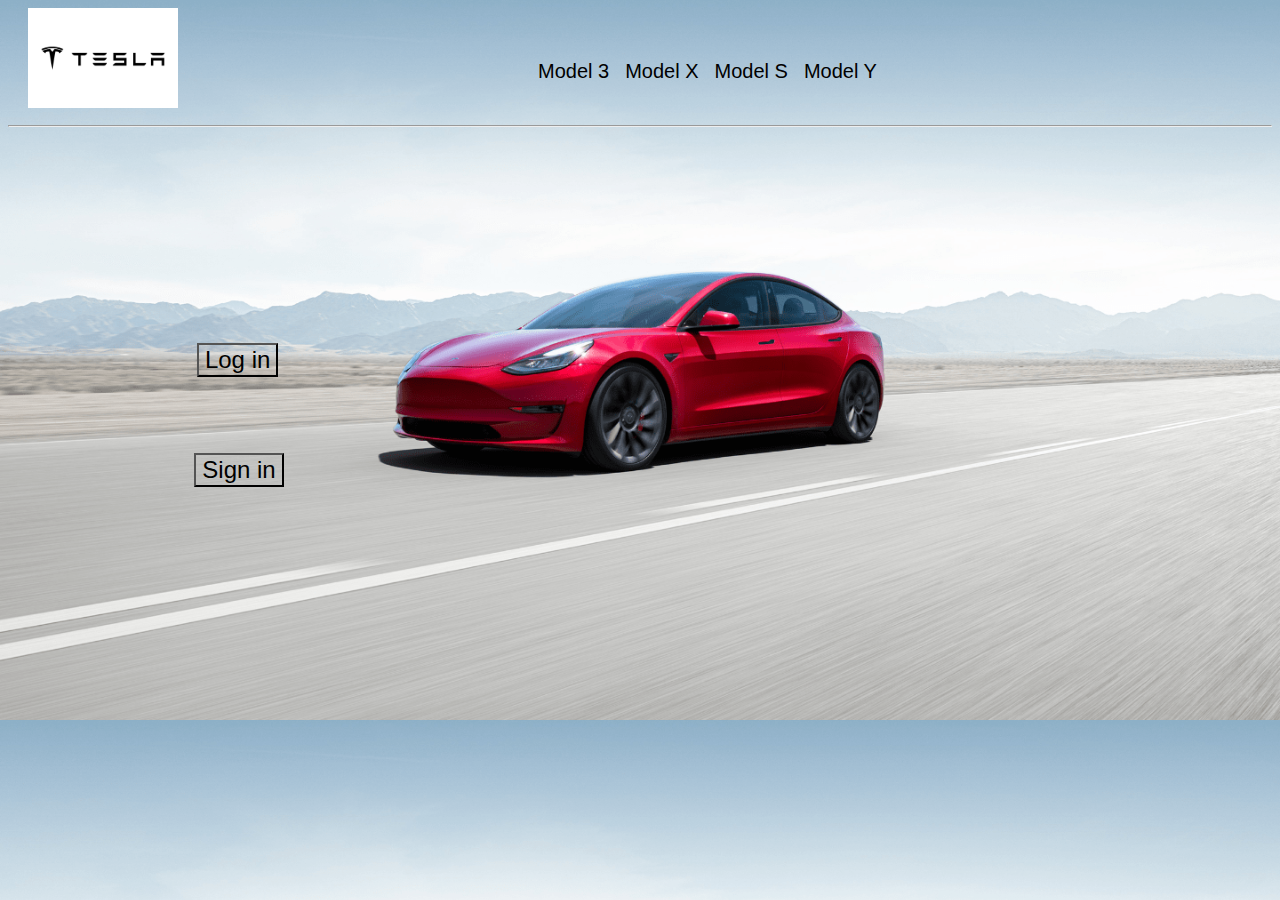
<file: index.html>
<!DOCTYPE html>
<html>
<head>
<style>

body{
	background-image:url("tesla.png");
	background-size: cover;
}

.button{
	position:relative;
	border:none;
	font-size:20px;
	background-color:transparent;
	bottom:30px;
	left:370px;
	space-between:20px;
}

.creare_cont{
	position:relative;
	background-color:transparent;
	top:260px;
	right:320px;
	font-size:24px;

}

.logare{
	position:relative;
	background-color:transparent;
	top:370px;
	right:408px;
	font-size:24px;
}

</style>
</head>
<body>

<img src="logo.jpg" width="150px" height="100px" style="position:relative; left:20px;">

	<button class="button" onclick="location.href='model3.html'">Model 3</button>
	<button class="button" onclick="location.href='modelx.html'">Model X</button>
	<button class="button" onclick="location.href='models.html'">Model S</button>
	<button class="button" onclick="location.href='modely.html'">Model Y</button>
	<button class="creare_cont" onclick="location.href='login.html'">Log in</button>
	<button class="logare" onclick="location.href='test2.html'">Sign in</button>
	<hr>
	
</body>
</html>
</file>
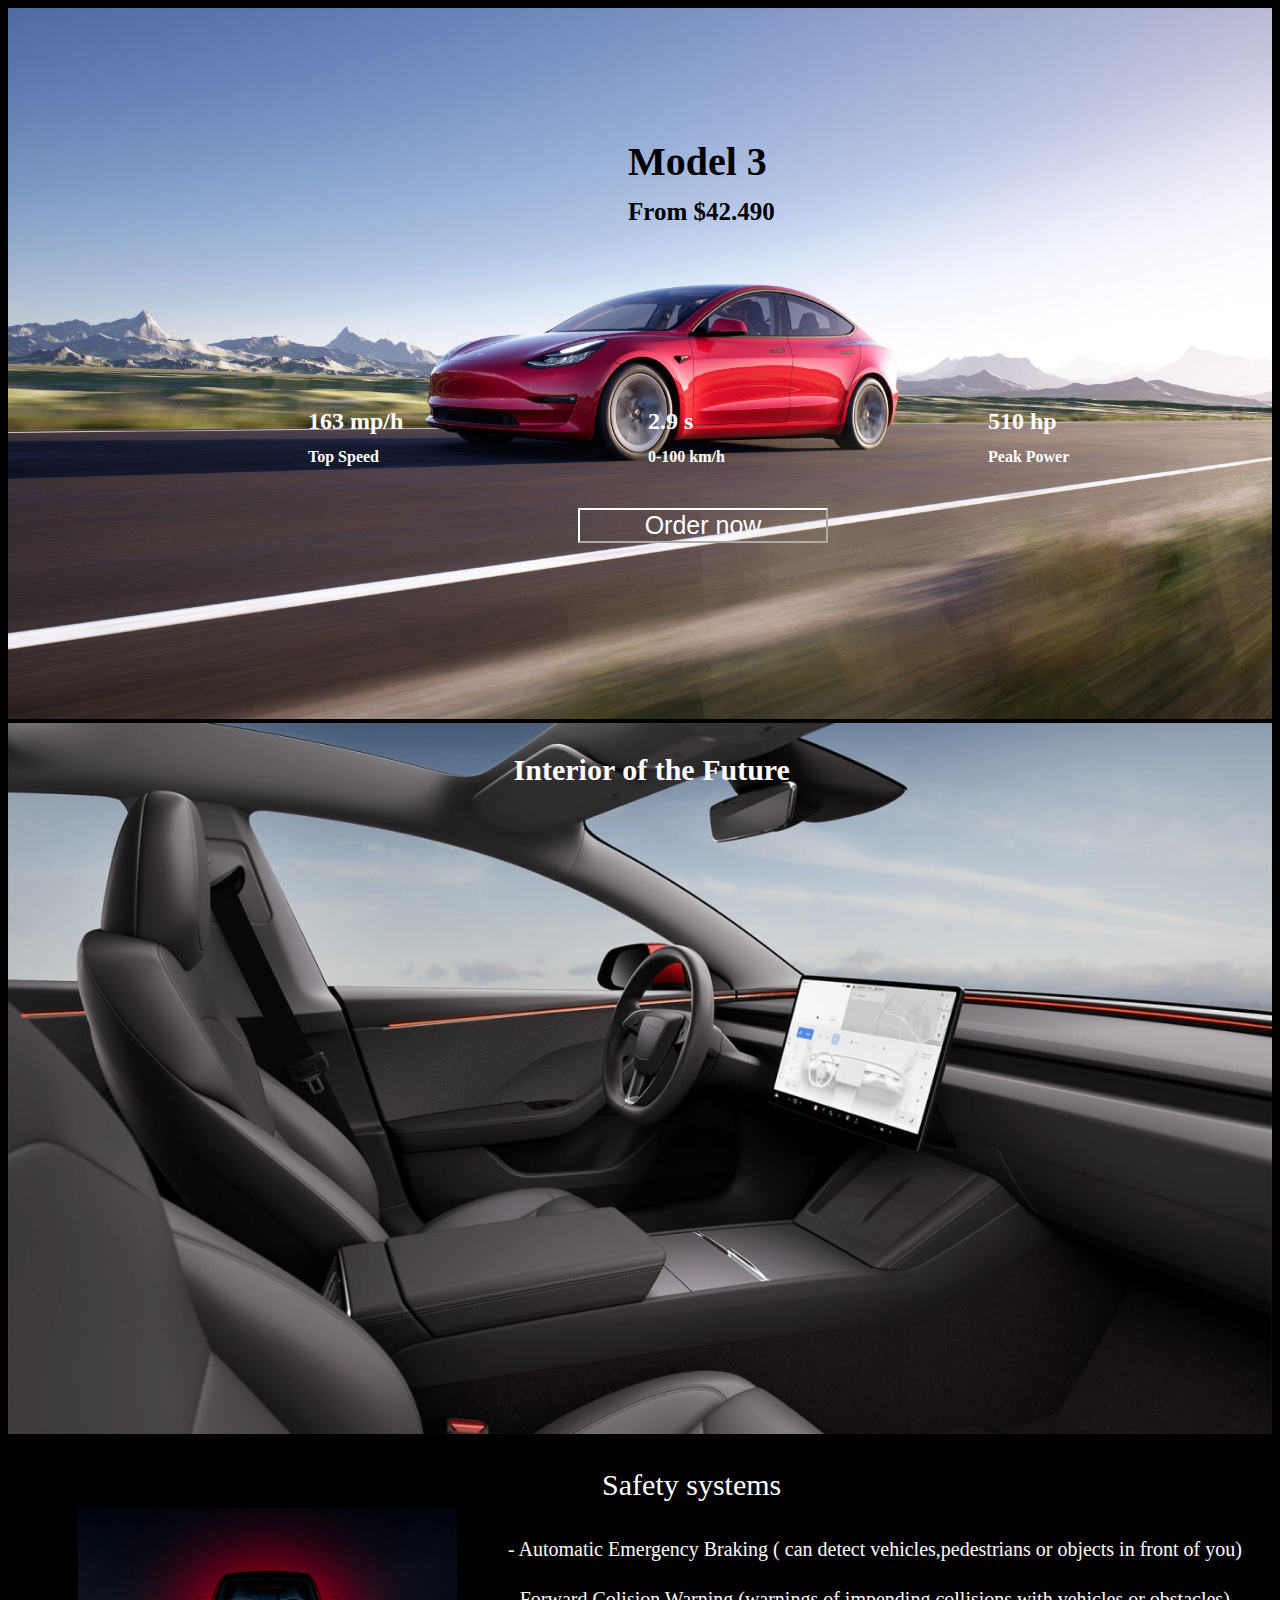
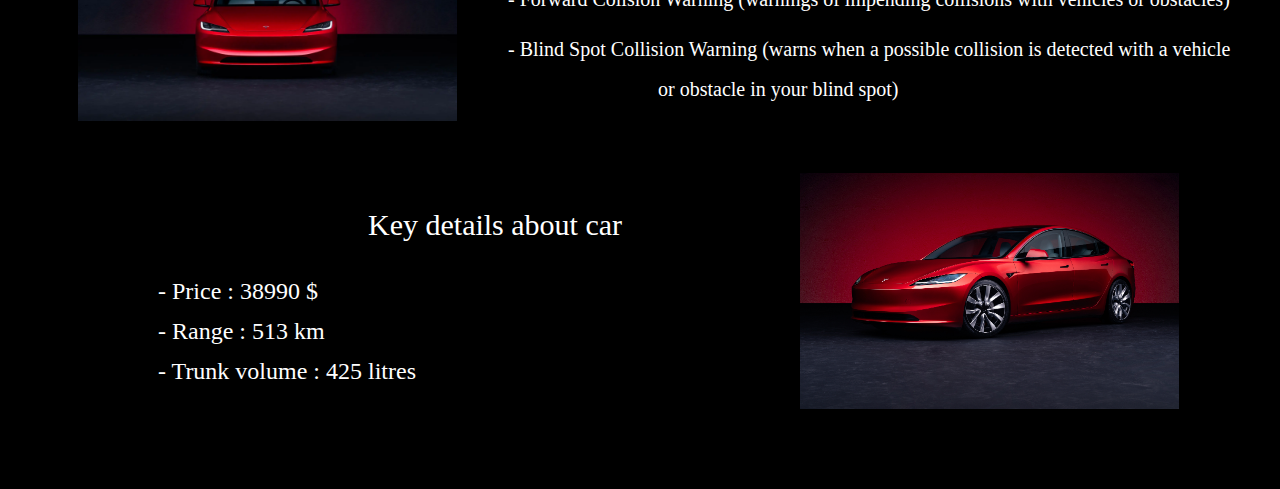
<file: model3.html>
<!DOCTYPE html>
<html>
<head>

<style>

body{
	background-color:black;
}

.container {
  position: relative;
  text-align: center;
  color: white;
}

.bottom-left {
  position: absolute;
  bottom: 500px;
  left: 80px;
  font-size:32px;
}

.top-left {
  position: absolute;
  top: 290px;
  left: 40px;
  color:black;
  font-size:30px;
}

.top-right {
  position: absolute;
  top: 8px;
  right: 16px;
}

.bottom-right {
  position: absolute;
  bottom: 8px;
  right: 16px;
}

.centered {
  position: absolute;
  top: 30px;
  left: 47%;
  color:white;
  font-size:30px;
}

</style>
</head>
<body>

<div class="container">

  <img src="model3.jpg" style="width:100%; height:100%">
  <div  class="centered" style="top:130px; left:620px; color:black; font-size:40px; font-weight:bold;">Model 3</div>
	<div  class="centered" style="top:190px; left:620px; color:black; font-size:25px; font-weight:bold;">From $42.490</div>
	<div  class="centered" style="top:400px; left:300px; color:white; font-size:24px; font-weight:bold;">163 mp/h</div>
	<div  class="centered" style="top:440px; left:300px; color:white; font-size:16px; font-weight:bold;">Top Speed</div>
	<div  class="centered" style="top:400px; left:640px; color:white; font-size:24px; font-weight:bold;">2.9 s</div>
	<div  class="centered" style="top:440px; left:640px; color:white; font-size:16px; font-weight:bold;">0-100 km/h</div>
	<div  class="centered" style="top:400px; left:980px; color:white; font-size:24px; font-weight:bold;">510 hp</div>
	<div  class="centered" style="top:440px; left:980px; color:white; font-size:16px; font-weight:bold;">Peak Power</div>
	<button class="centered" style="top:500px; left:570px; color:white; background-color:transparent;border-color:white; width:250px; font-size:25px;" onclick="location.href='https://www.tesla.com/model3/design?redirect=no&cfg=#overview'">Order now
</div>

<div class="container">
	<img src="model3interior.jpeg" alt="Snow" style="width:100%; height:100%;">
	<div class="centered" style="font-size:30px; left:40%; font-weight:bold;" >Interior of the Future</div>
</div>
	
<div class="container">
	<img src="model3.webp" alt="Snow" style="width:30%; height:30%; float:left; padding:70px;">
	<div class="centered" style="color:white; font-size:30px;">Safety systems</div>
	<div class="centered" style="color:white; left:500px; top:100px; font-size:20px;">- Automatic Emergency Braking ( can detect vehicles,pedestrians or objects in front of you)</div>
	<div class="centered" style="color:white; left:500px; top:150px; font-size:20px;">- Forward Colision Warning (warnings of impending collisions with vehicles or obstacles)</div>
	<div class="centered" style="color:white; left:500px; top:200px; font-size:20px;">- Blind Spot Collision Warning (warns when a possible collision is detected with a vehicle</div>
	<div class="centered" style="color:white; left:650px; top:240px; font-size:20px;"> or obstacle in your blind spot) </div>
</div>

<div class="container">
	<img src="model3_2.jpg" alt="Snow" style="width:30%; height:30%; position:relative; top:335px; left:90px; padding-bottom:80px;">
	<div class="bottom-left" style="left:360px; top:370px; font-size:30px;">Key details about car</div>
	<div class="bottom-left" style="left:150px; top:440px; font-size:24px;">- Price : 38990 $</div>
	<div class="bottom-left" style="left:150px; top:480px; font-size:24px;">- Range : 513 km</div>
	<div class="bottom-left" style="left:150px; top:520px; font-size:24px;">- Trunk volume : 425 litres</div>
</div>
	
</body>
</html>
</file>
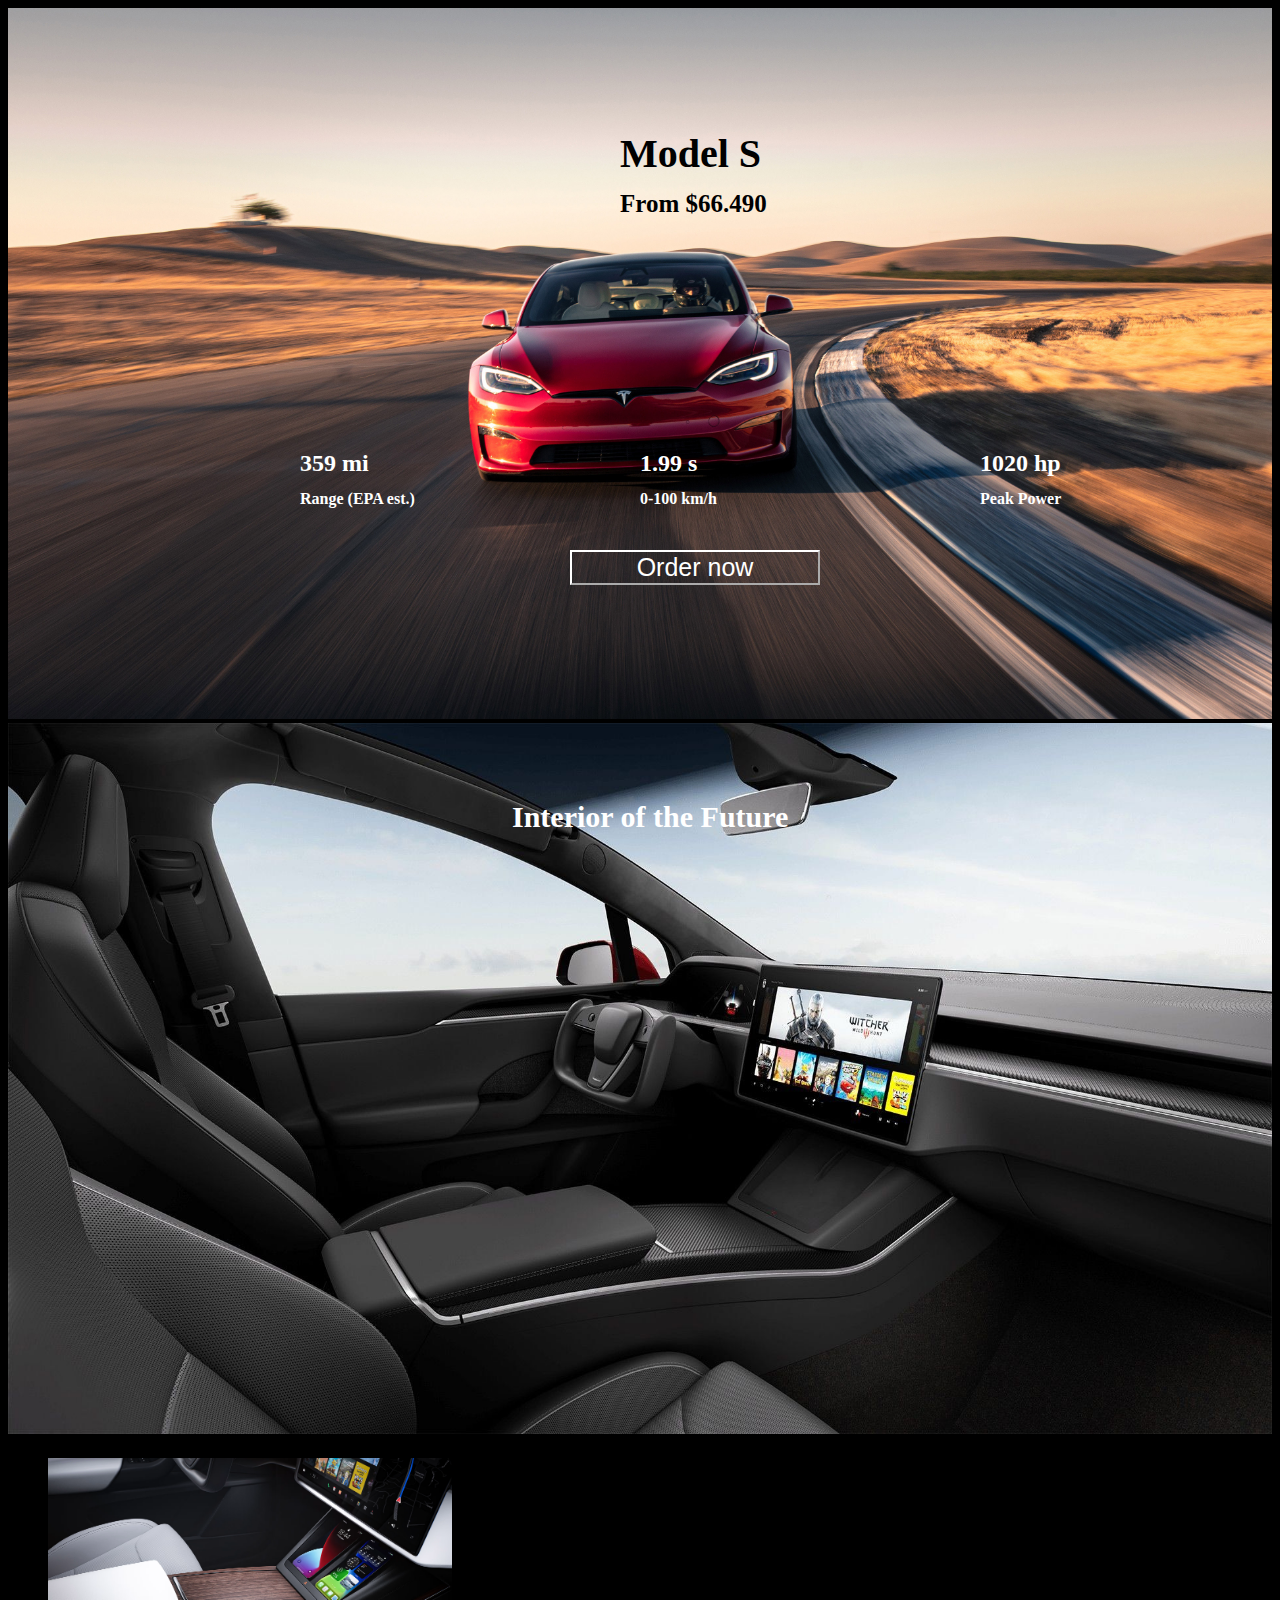
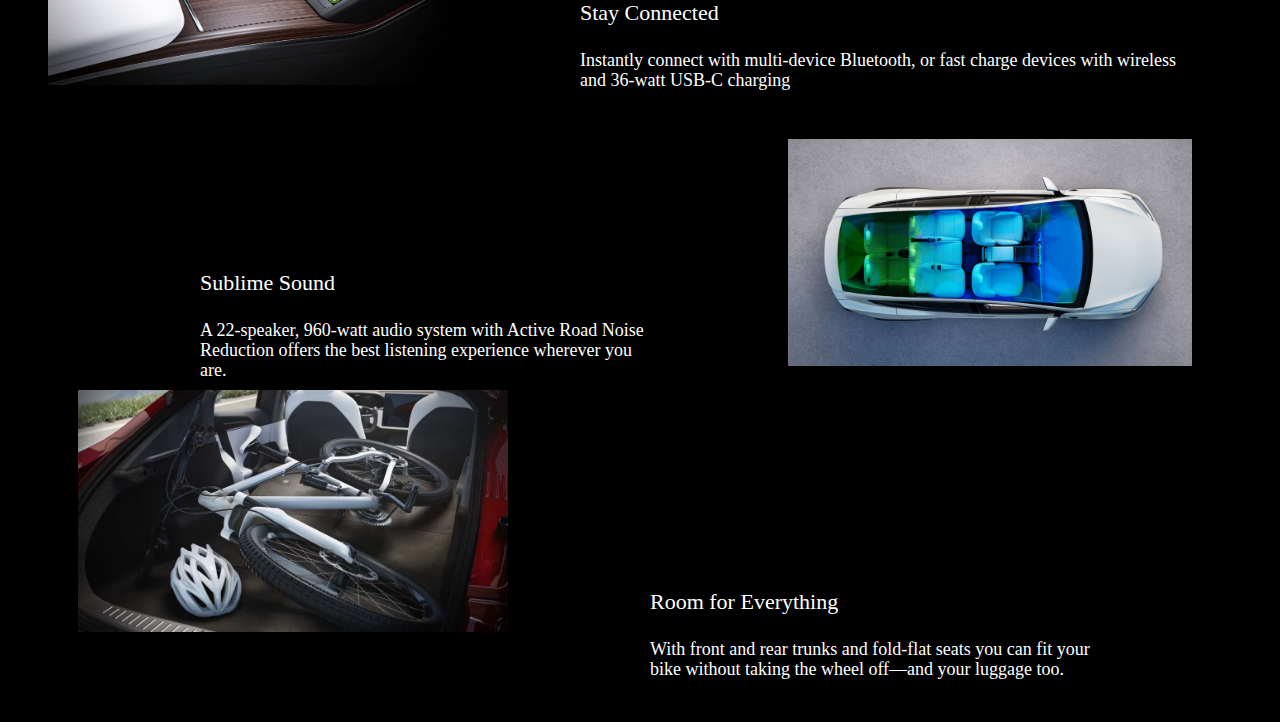
<file: models.html>
<!DOCTYPE html>
<html>
<head>

<style>

body{
	background-color:black;
}

container {
  position: relative;
  text-align: center;
  color: white;
}

.bottom-left {
  position: absolute;
  bottom: 500px;
  left: 80px;
  font-size:32px;
}

.top-left {
  position: absolute;
  top: 290px;
  left: 40px;
  color:black;
  font-size:30px;
}

.top-right {
  position: absolute;
  top: 8px;
  right: 16px;
}

.bottom-right {
  position: absolute;
  bottom: 8px;
  right: 16px;
}

.centered {
  position: absolute;
  top: 30px;
  left: 47%;
  color:white;
  font-size:30px;
}

</style>
</head>

<body>
<div class="container">
	<img src="models.jpg" style="width:100% ;height:100%;">
	<div  class="centered" style="top:130px; left:620px; color:black; font-size:40px; font-weight:bold;">Model S</div>
	<div  class="centered" style="top:190px; left:620px; color:black; font-size:25px; font-weight:bold;">From $66.490</div>
	<div  class="centered" style="top:450px; left:300px; color:white; font-size:24px; font-weight:bold;">359 mi</div>
	<div  class="centered" style="top:490px; left:300px; color:white; font-size:16px; font-weight:bold;">Range (EPA est.)</div>
	<div  class="centered" style="top:450px; left:640px; color:white; font-size:24px; font-weight:bold;">1.99 s</div>
	<div  class="centered" style="top:490px; left:640px; color:white; font-size:16px; font-weight:bold;">0-100 km/h</div>
	<div  class="centered" style="top:450px; left:980px; color:white; font-size:24px; font-weight:bold;">1020 hp</div>
	<div  class="centered" style="top:490px; left:980px; color:white; font-size:16px; font-weight:bold;">Peak Power</div>
	<button class="centered" style="top:550px; left:570px; color:white; background-color:transparent;border-color:white; width:250px; font-size:25px;" onclick="location.href='https://www.tesla.com/models/design?redirect=no&cfg=#overview'">Order now</button>
</div>

<div class="container">
	<img src="modelxinterior.jpg" style="width:100%; height:100%;">
	<div class="centered" style="left:40%; center:50%; top:800px; font-weight:bold;">Interior of the Future</div>
</div>

<div class="container">
	<img src="modelx.avif" style="width:32%; height:32%;position:relative; left:40px; padding-top:20px;">
	<div class="centered" style="color:white; font-size:22px; top:1600px; left:580px;" >Stay Connected</div>
	<div class="centered" style="color:white;font-size:18px;top:1650px; left:580px;">Instantly connect with multi-device Bluetooth, or fast charge devices with wireless</div>
	<div class="centered" style="color:white; font-size:18px; top:1670px; left:580px;">and 36-watt USB-C charging</div>
</div>

<div class="container">
	<img src="modelxinterior.avif" style="width:32%; height:32%;position:relative; left:780px;top:50px; padding-bottom:20px;">
	<div class="centered" style="color:white; font-size:22px; top:1870px; left:200px;" >Sublime Sound</div>
	<div class="centered" style="color:white; font-size:18px; top:1920px; left:200px;" >A 22-speaker, 960-watt audio system with Active Road Noise</div>
	<div class="centered" style="color:white; font-size:18px; top:1940px; left:200px;" >Reduction offers the best listening experience wherever you</div>
	<div class="centered" style="color:white; font-size:18px; top:1960px; left:200px;" >are.</div>
</div>

<div class="container">
	
</div>
	<img src="models.avif" style="width:34%; height:34%;position:relative; left:70px;top:50px; padding-bottom:90px;">
	<div class="centered" style="color:white; font-size:22px; top:2189px; left:650px;" >Room for Everything</div>
	<div class="centered" style="color:white; font-size:18px; top:2239px; left:650px;">With front and rear trunks and fold-flat seats you can fit your </div>
	<div class="centered" style="color:white; font-size:18px; top:2259px; left:650px;">bike without taking the wheel off—and your luggage too.</div>
</body>
</html>
</file>
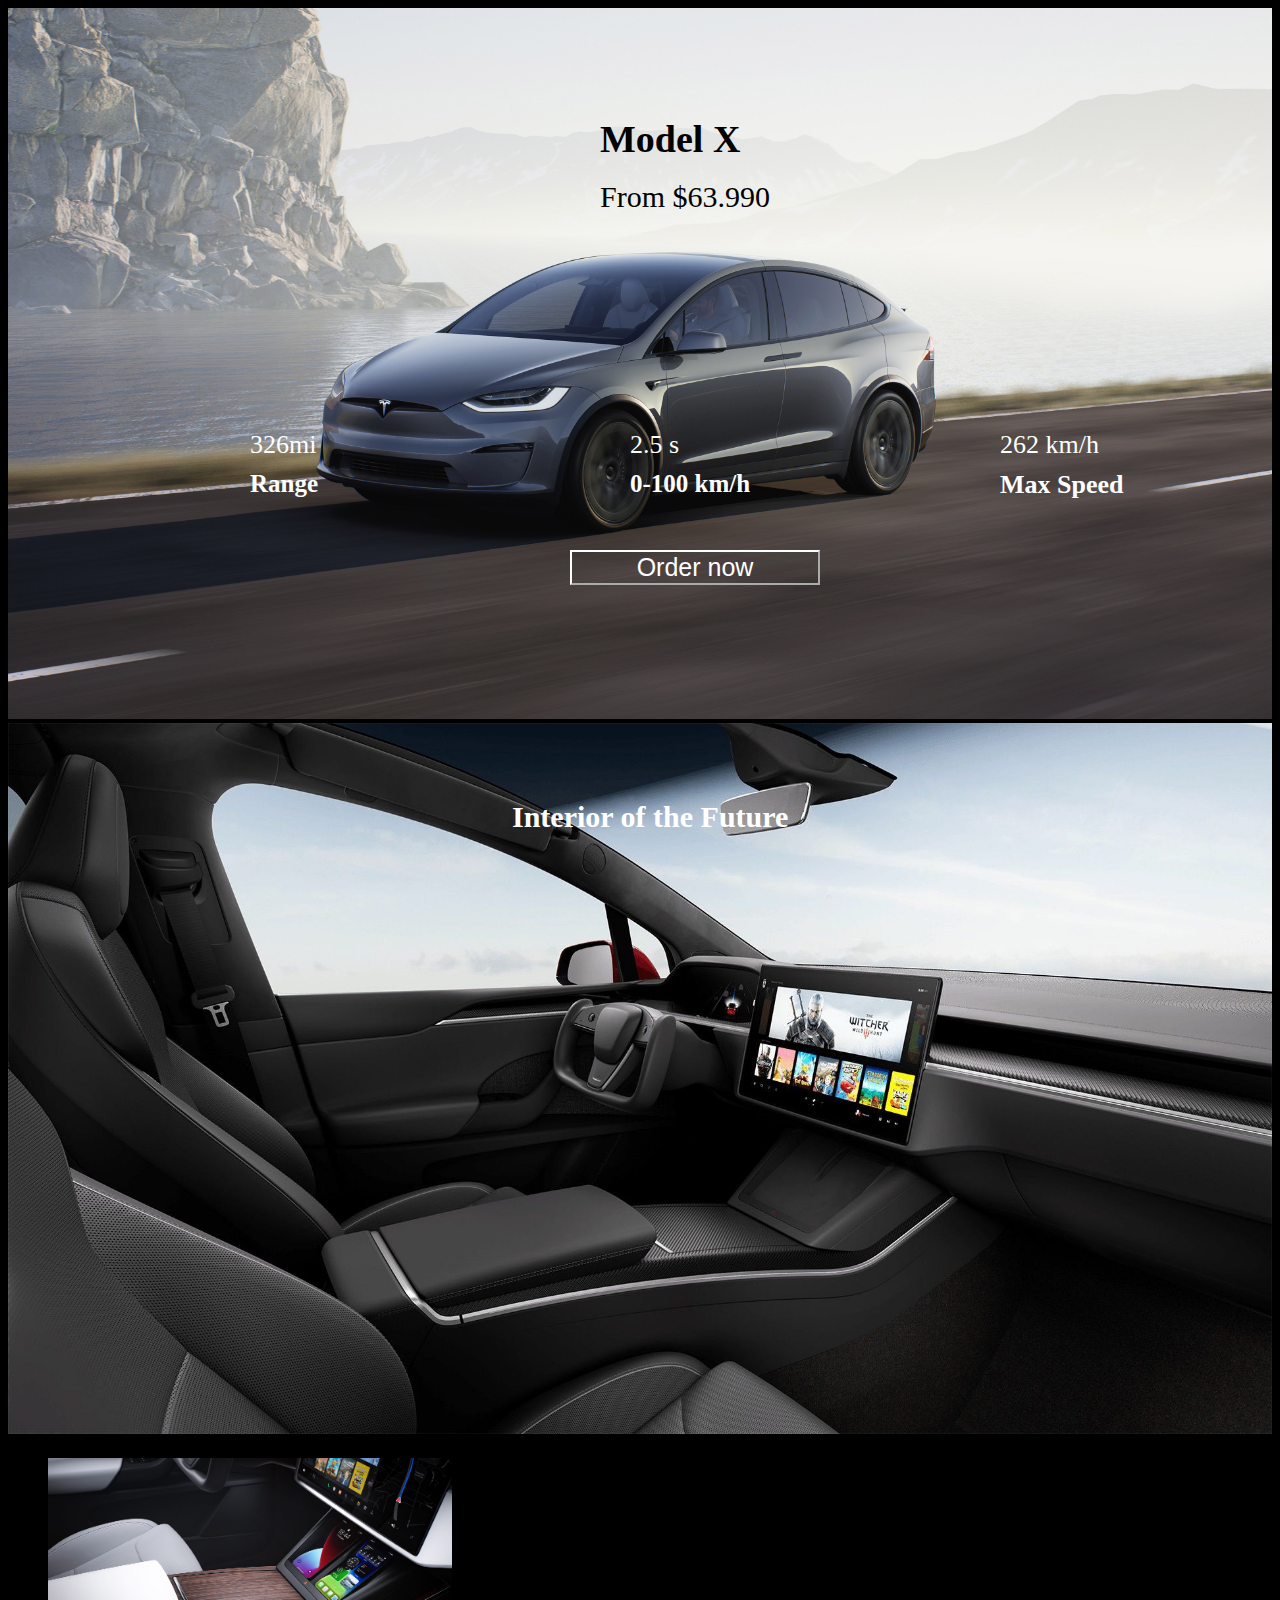
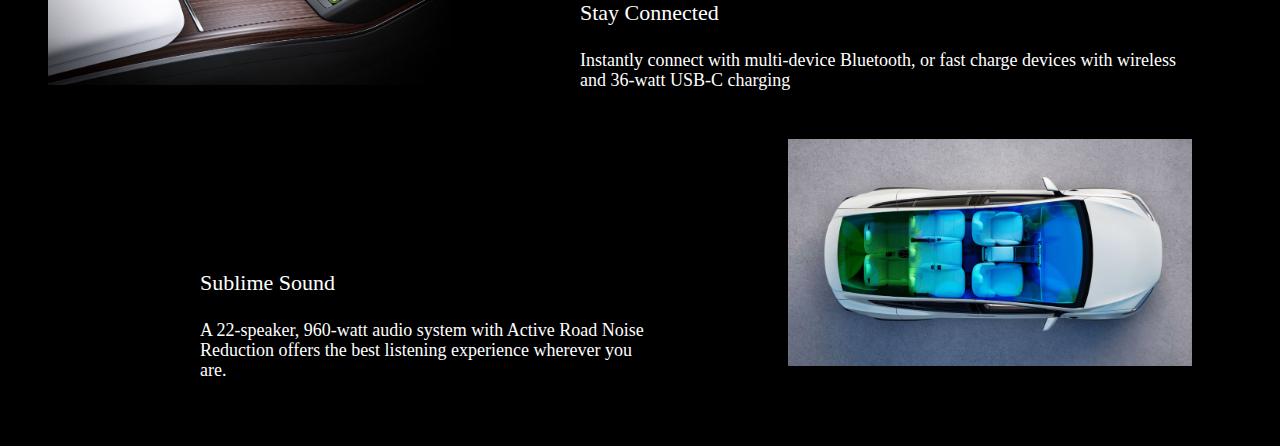
<file: modelx.html>
<!DOCTYPE html>
<html>
<head>

<style>

body{
	background-color:black;
}

container {
  position: relative;
  text-align: center;
  color: white;
}

.bottom-left {
  position: absolute;
  bottom: 500px;
  left: 80px;
  font-size:32px;
}

.top-left {
  position: absolute;
  top: 290px;
  left: 40px;
  color:black;
  font-size:30px;
}

.top-right {
  position: absolute;
  top: 8px;
  right: 16px;
}

.bottom-right {
  position: absolute;
  bottom: 8px;
  right: 16px;
}

.centered {
  position: absolute;
  top: 30px;
  left: 47%;
  color:white;
  font-size:30px;
}

</style>
</head>

<body>

<div class="container">
	<img src="modelx.jpg" style="width:100%; height:100%;">
	<div class="centered" style="color:black; font-weight:bold; font-size:38px; left:600px; top:117px;">Model X</div>
	<div class="centered" style="color:black; font-weight:italic;left:600px; top:180px;">From $63.990 </div>
	<div class="centered" style="color:white; top:430px; left:250px; font-size:26px; ">326mi</div>
	<div class="centered" style="color:white; top:470px; left:250px; font-size:25px; font-weight:bold;">Range</div>
	<div class="centered" style="color:white; top:430px; left:630px; font-size:26px;">2.5 s</div>
	<div class="centered" style="color:white; top:470px; left:630px; font-size:25px; font-weight:bold;">0-100 km/h</div>
	<div class="centered" style="color:white; top:430px; left:1000px; font-size:26px;">262 km/h</div>
	<div class="centered" style="color:white; top:470px; left:1000px; font-size:26px; font-weight:bold;">Max Speed</div>
</div>

<div class="container">
	<img src="modelxinterior.jpg" style="width:100%; height:100%;">
	<div class="centered" style="left:40%; center:50%; top:800px; font-weight:bold;">Interior of the Future</div>
</div>

<div class="container">
	<button class="centered" style="top:550px; left:570px; color:white; background-color:transparent;border-color:white; width:250px; font-size:25px;" onclick="location.href='https://www.tesla.com/modelx/design#overview'">Order now</button>
</div>

<div class="container">
	<img src="modelx.avif" style="width:32%; height:32%;position:relative; left:40px; padding-top:20px;">
	<div class="centered" style="color:white; font-size:22px; top:1600px; left:580px;" >Stay Connected</div>
	<div class="centered" style="color:white;font-size:18px;top:1650px; left:580px;">Instantly connect with multi-device Bluetooth, or fast charge devices with wireless</div>
	<div class="centered" style="color:white; font-size:18px; top:1670px; left:580px;">and 36-watt USB-C charging</div>
</div>

<div class="container">
	<img src="modelxinterior.avif" style="width:32%; height:32%;position:relative; left:780px;top:50px; padding-bottom:80px;">
	<div class="centered" style="color:white; font-size:22px; top:1870px; left:200px;" >Sublime Sound</div>
	<div class="centered" style="color:white; font-size:18px; top:1920px; left:200px;" >A 22-speaker, 960-watt audio system with Active Road Noise</div>
	<div class="centered" style="color:white; font-size:18px; top:1940px; left:200px;" >Reduction offers the best listening experience wherever you</div>
	<div class="centered" style="color:white; font-size:18px; top:1960px; left:200px;" >are.</div>
</div>

</body>
</html>
</file>
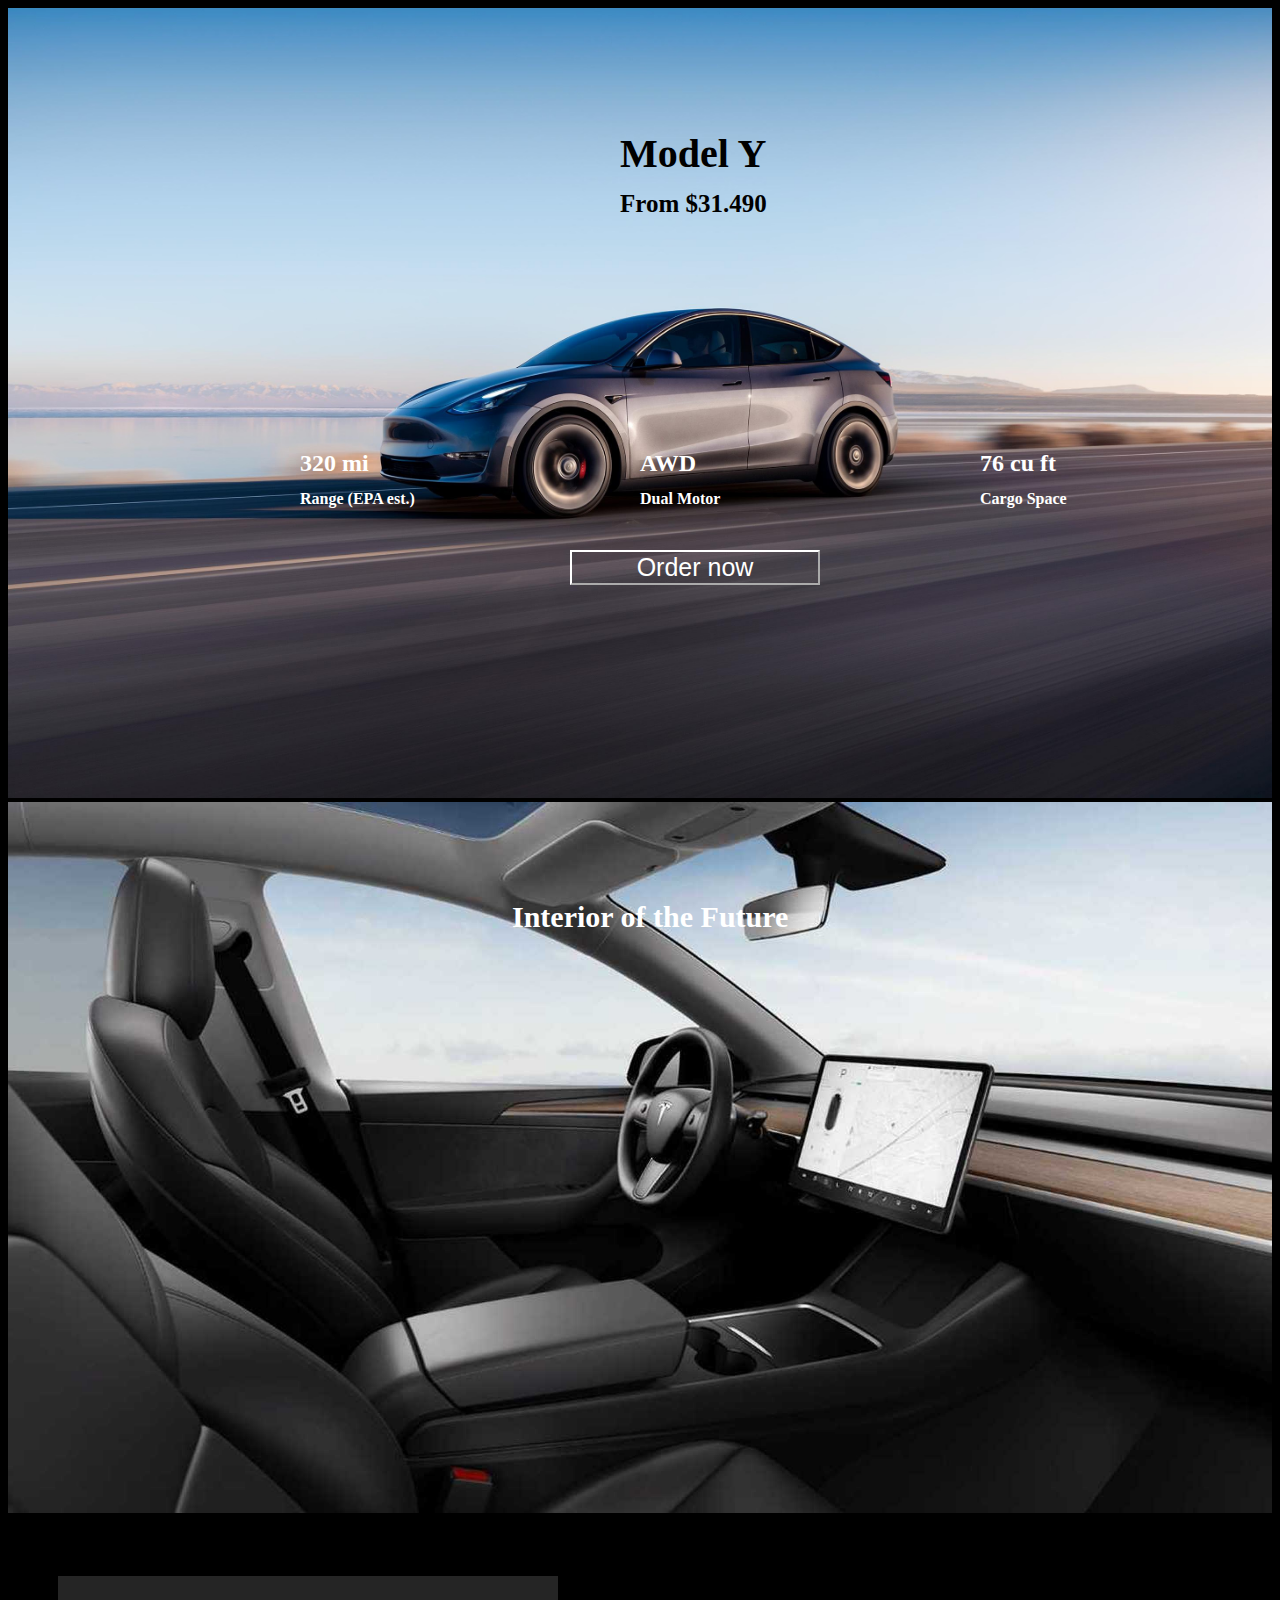
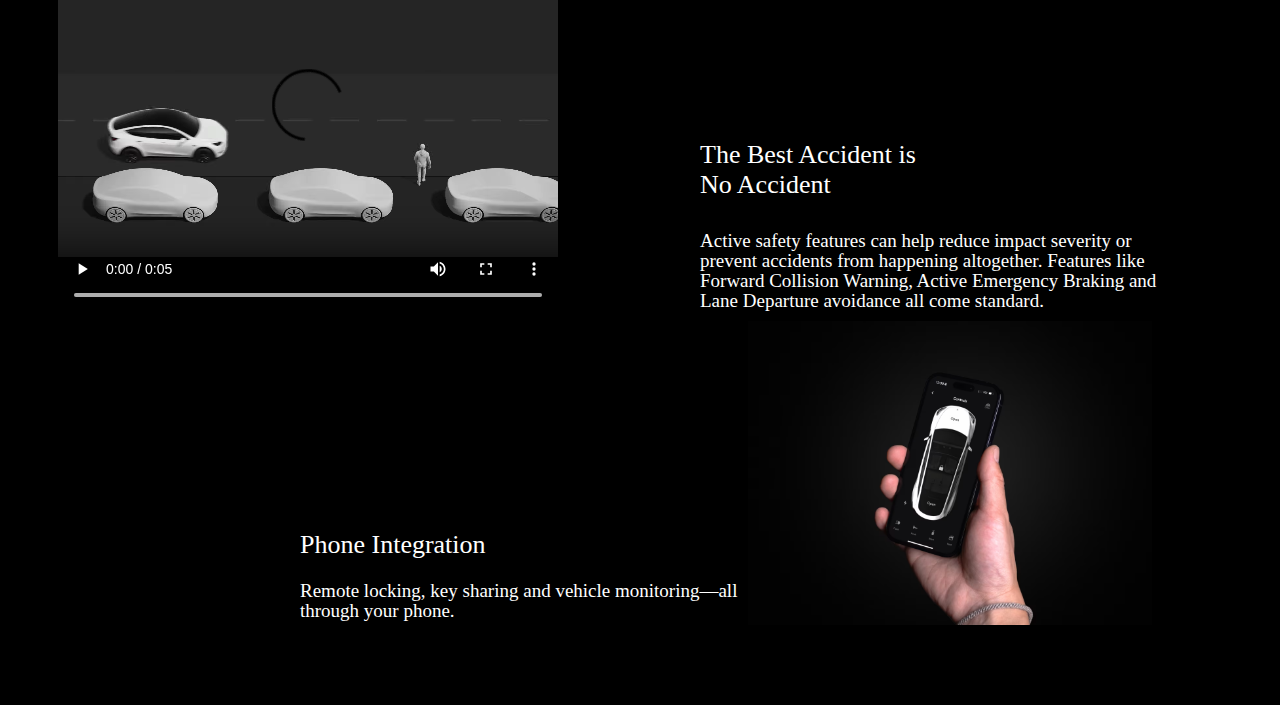
<file: modely.html>
<!DOCTYPE html>
<html>
<head>

<style>

body{
	background-color:black;
}

container {
  position: relative;
  text-align: center;
  color: white;
}

.bottom-left {
  position: absolute;
  bottom: 500px;
  left: 80px;
  font-size:32px;
}

.top-left {
  position: absolute;
  top: 290px;
  left: 40px;
  color:black;
  font-size:30px;
}

.top-right {
  position: absolute;
  top: 8px;
  right: 16px;
}

.bottom-right {
  position: absolute;
  bottom: 8px;
  right: 16px;
}

.centered {
  position: absolute;
  top: 30px;
  left: 47%;
  color:white;
  font-size:30px;
}

</style>
</head>

<body>
<div class="container">
	<img src="modely.avif" style="width:100% ;height:100%;">
	<div  class="centered" style="top:130px; left:620px; color:black; font-size:40px; font-weight:bold;">Model Y</div>
	<div  class="centered" style="top:190px; left:620px; color:black; font-size:25px; font-weight:bold;">From $31.490</div>
	<div  class="centered" style="top:450px; left:300px; color:white; font-size:24px; font-weight:bold;">320 mi</div>
	<div  class="centered" style="top:490px; left:300px; color:white; font-size:16px; font-weight:bold;">Range (EPA est.)</div>
	<div  class="centered" style="top:450px; left:640px; color:white; font-size:24px; font-weight:bold;">AWD</div>
	<div  class="centered" style="top:490px; left:640px; color:white; font-size:16px; font-weight:bold;">Dual Motor</div>
	<div  class="centered" style="top:450px; left:980px; color:white; font-size:24px; font-weight:bold;">76 cu ft</div>
	<div  class="centered" style="top:490px; left:980px; color:white; font-size:16px; font-weight:bold;">Cargo Space</div>
</div>

<div class="container">
	<button class="centered" style="top:550px; left:570px; color:white; background-color:transparent;border-color:white; width:250px; font-size:25px;" onclick="location.href='https://www.tesla.com/modely/design#overview'">Order now</button>
</div>

<div class="container">
	<img src="modelyinterior.jpg" style="width:100%; height:100%;">
	<div class="centered" style="left:40%; center:50%; top:900px; font-weight:bold;">Interior of the Future</div>
</div>

<div class="container">
<video width="500" height="400" style="position:relative; left:50px;" controls loop>
  <source src="modely.webm" type="video/webm">
</video>
</div>

<div class="container">
	<div class="centered" style="color:white; font-size:26px; top:1740px; left:700px;">The Best Accident is</div>
	<div class="centered" style="color:white; font-size:26px; top:1770px; left:700px;">No Accident</div>
	<div class="centered" style="color:white; font-size:19px; top:1830px; left:700px;">Active safety features can help reduce impact severity or</div>
	<div class="centered" style="color:white; font-size:19px; top:1850px; left:700px;">prevent accidents from happening altogether. Features like</div>
	<div class="centered" style="color:white; font-size:19px; top:1870px; left:700px;">Forward Collision Warning, Active Emergency Braking and</div>
	<div class="centered" style="color:white; font-size:19px; top:1890px; left:700px;">Lane Departure avoidance all come standard.</div>
</div>

<div class="container">
	<img src="modelyext.avif" style="width:32%; height:32%; position:relative; float:right; right:120px; padding-bottom:80px;">
	<div class="centered" style="color:white; font-size:26px; top:2130px; left:300px;">Phone Integration</div>
	<div class="centered" style="color:white; font-size:19px; top:2180px; left:300px;">Remote locking, key sharing and vehicle monitoring—all</div>
	<div class="centered" style="color:white; font-size:19px; top:2200px; left:300px;">through your phone.</div>
</div>

</body>
</html>
</file>
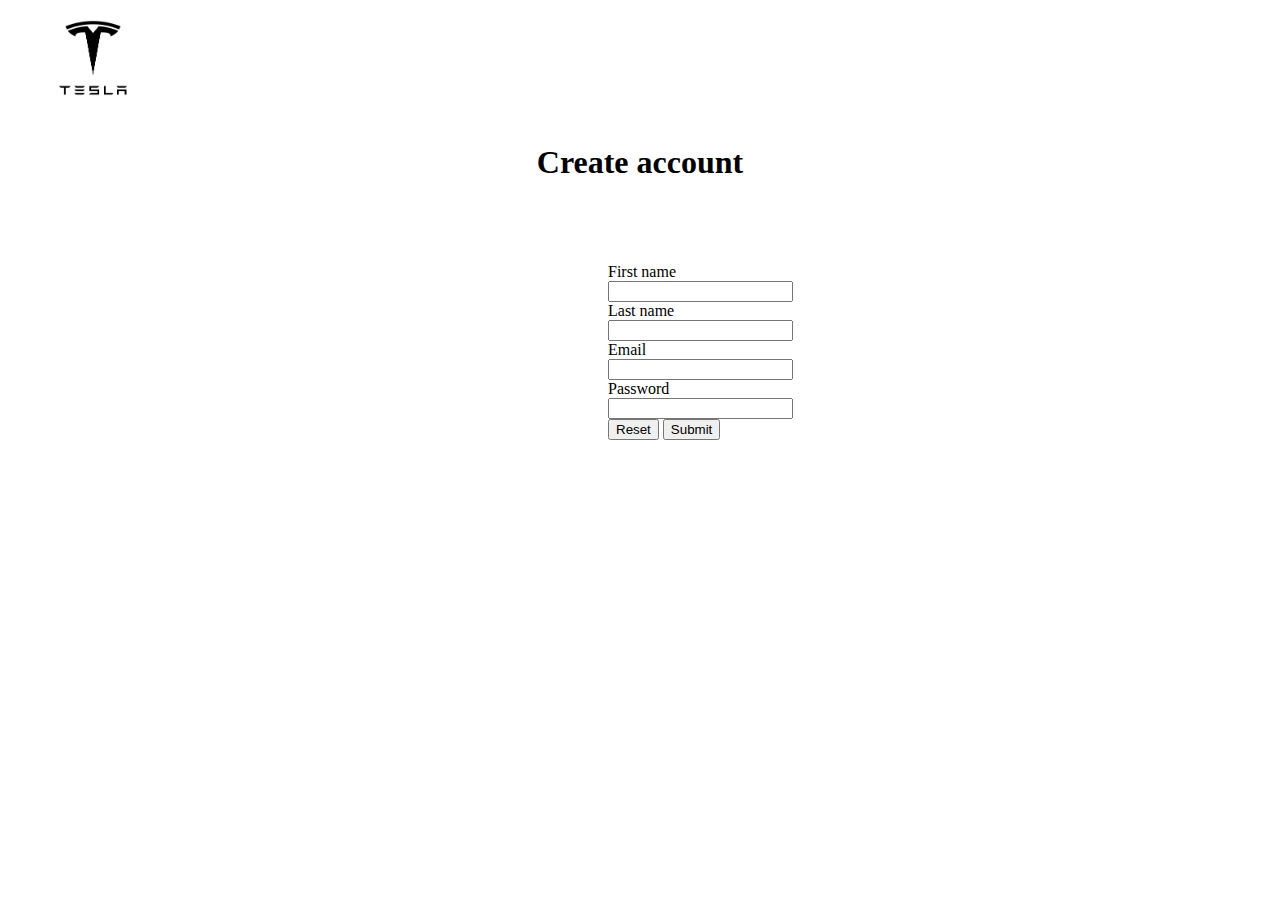
<file: signin.html>
<!DOCTYPE html>
<html>

<head>
<style>

form{
	position:relative;
	top:50px;
	left:600px;
}

p{
	text-align:center;
	font-size:32px;
	font-weight: bold;
}

</style>
</head>

<body>

<img src="logo3.jpg" width="170px" height="100px">
<p> Create account </p>

<form>

<label for="fname">First name</label> <br>
<input type="text" id="fname" name="fname"> <br>
<label for="lname">Last name</label> <br>
<input type="text" id="lname" name="lname"> <br>
<label for="email">Email</label> <br>
<input type="email" id="email" name="email"> <br>
<label for="pass">Password</label> <br>
<input type="password" id="pass" name="pass"> <br>
<input type="reset" value="Reset"> 
<input type="submit" value="Submit"> 
</form>

</body>
</html>
</file>
